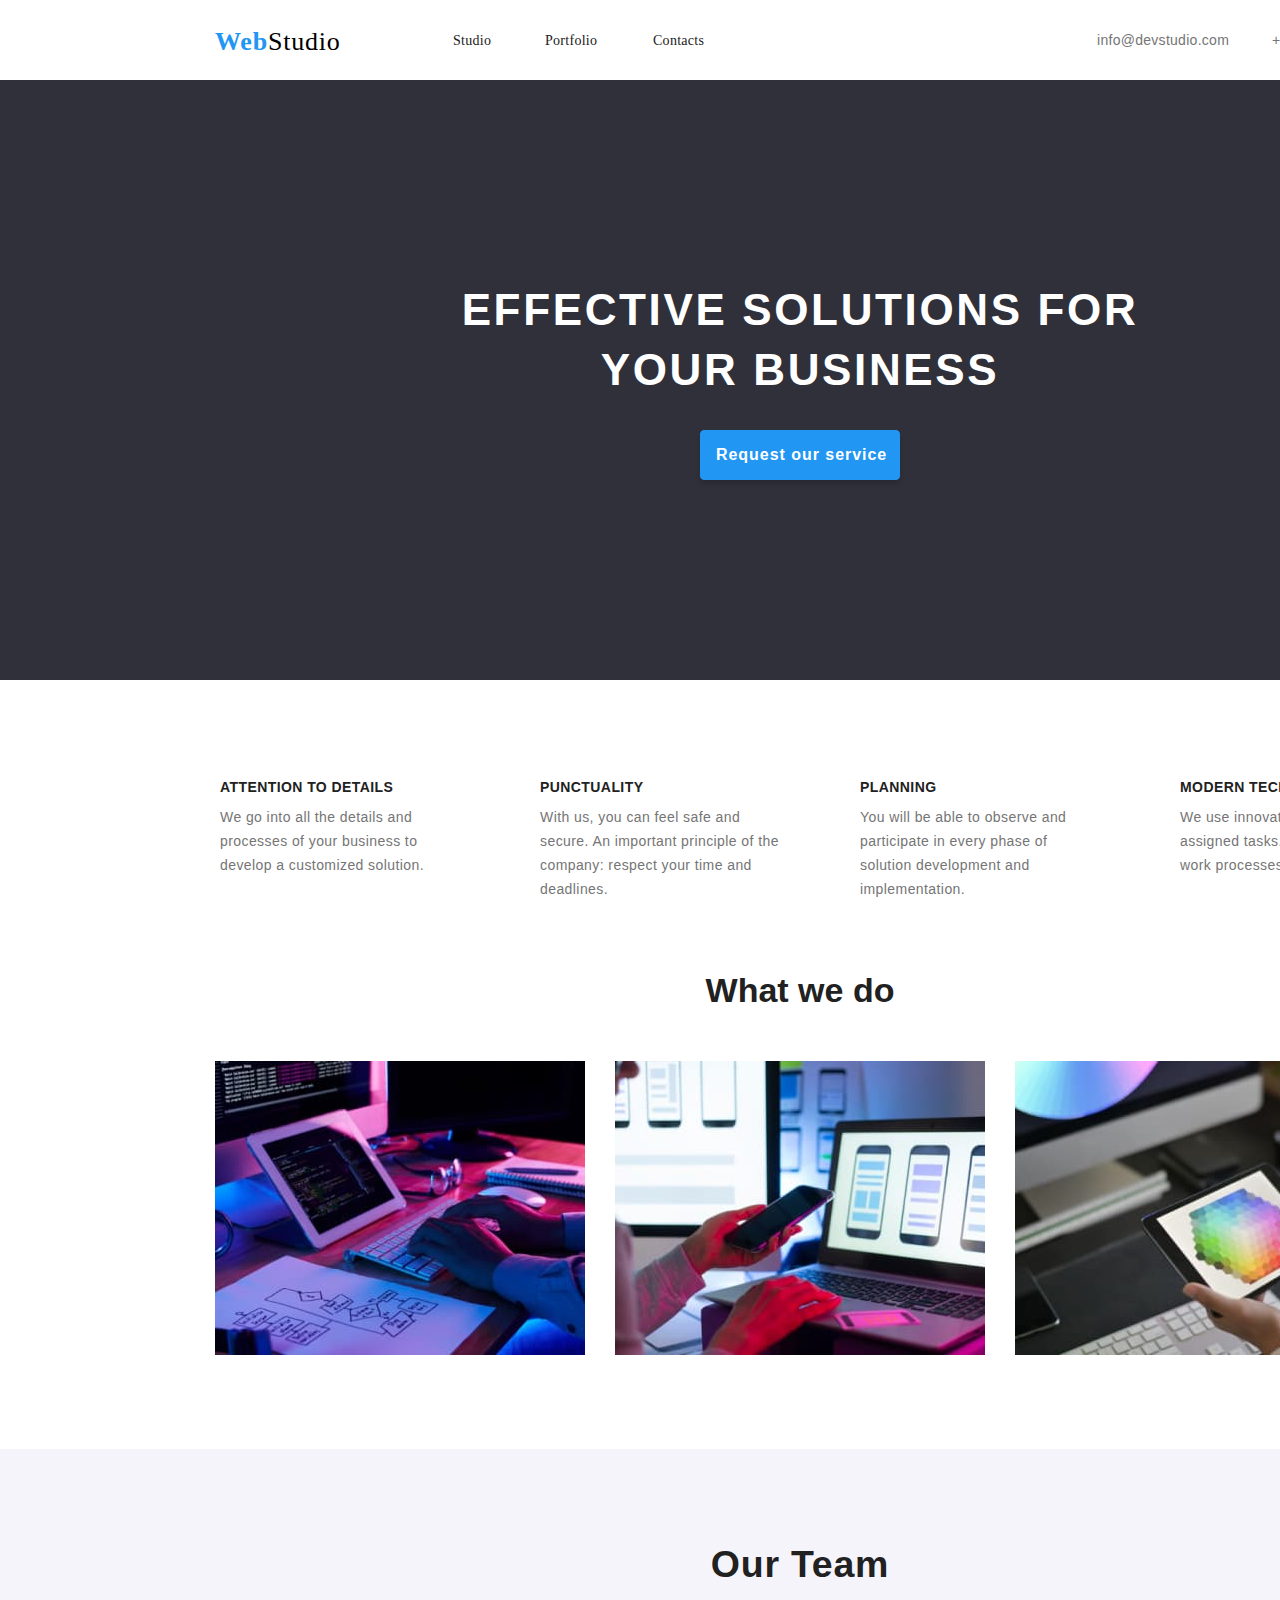
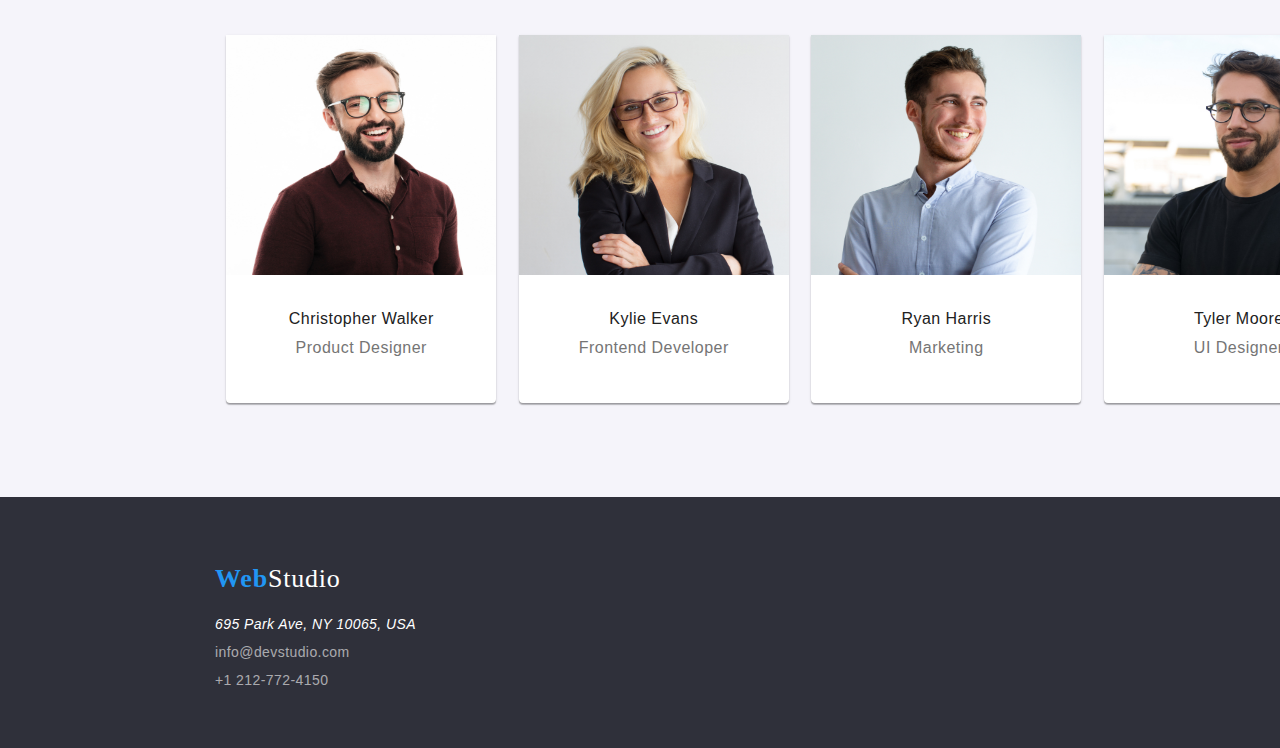
<file: index.html>
<!DOCTYPE html>
<html lang="en">
  <head>
    <meta charset="UTF-8" />
    <meta name="viewport" content="width=device-width, initial-scale=1.0" />
    <link rel="stylesheet" href="style.css" />
    <link rel="preconnect" href="https://fonts.googleapis.com" />
    <link rel="preconnect" href="https://fonts.gstatic.com" crossorigin />
    <link
      href="https://fonts.googleapis.com/css2?family=Montserrat&display=swap"
      rel="stylesheet"
    />

    <title>Studio</title>
  </head>
  <body>
    <!-- NAVBAR -->
    <nav>
      <a href="index.html" class="logo"
        ><span class="web_logo">Web</span>Studio</a
      >
      <ul class="navbar">
        <li id="Studio"><a class="navbar_btn" href="index.html">Studio</a></li>
        <li id="Portfolio">
          <a class="navbar_btn" href="portfolio.html" target="_blank"
            >Portfolio</a
          >
        </li>
        <li id="Contacts"><a class="navbar_btn" href="#">Contacts</a></li>
      </ul>
    </nav>

    <!-- MAIL&TEL BUTTONS -->
    <div>
      <ul>
        <li>
          <a id="mail" href="mailto:info@devstudio.com">info@devstudio.com</a>
        </li>
        <li id="tel">+1 212-772-4150</li>
      </ul>
    </div>

    <!-- HEAD BACKGROUND + TEXT -->
    <div class="head">
      <h1 class="head_title">EFFECTIVE SOLUTIONS FOR YOUR BUSINESS</h1>
      <button class="request_btn">Request our service</button>
    </div>

    <!-- GROUP 1 -->
    <div class="article">
      <ul class="card-set">
        <li class="item">
          <h2>ATTENTION TO DETAILS</h2>
          <p>
            We go into all the details and processes of your business to develop
            a customized solution.
          </p>
        </li>
        <li class="item">
          <h2>PUNCTUALITY</h2>
          <p>
            With us, you can feel safe and secure. An important principle of the
            company: respect your time and deadlines.
          </p>
        </li>
        <li class="item">
          <h2>PLANNING</h2>
          <p>
            You will be able to observe and participate in every phase of
            solution development and implementation.
          </p>
        </li>
        <li class="item">
          <h2>MODERN TECHNOLOGIES</h2>
          <p>
            We use innovative tools to solve assigned tasks. It's time to
            simplify work processes.
          </p>
        </li>
      </ul>
    </div>

    <div class="what_we_do">
      <h2 id="group1_title">What we do</h2>
      <ul class="img-set">
        <li>
          <img
            src="./images/img (1).jpg"
            alt="Poza"
            width="370px"
            height="294px"
          />
        </li>
        <li>
          <img
            src="./images/img2 (1).jpg"
            alt="Poza"
            width="370px"
            height="294px"
          />
        </li>
        <li>
          <img
            src="./images/img3 (1).jpg"
            alt="Poza"
            width="370px"
            height="294px"
          />
        </li>
      </ul>
    </div>
    <!-- OUR TEAM -->
    <section>
      <h2>Our Team</h2>
      <ul class="team">
        <li class="card">
          <img
            src="./images/chris.jpg"
            alt="chris"
            width="270px"
            height="260px"
          />
          <h5>Christopher Walker</h5>
          <p class="funtcion">Product Designer</p>
        </li>
        <li class="card">
          <img
            src="./images/kylie.jpg"
            alt="kylie"
            width="270px"
            height="260px"
          />
          <h5>Kylie Evans</h5>
          <p class="funtcion">Frontend Developer</p>
        </li>
        <li class="card">
          <img
            src="./images/ryan.jpg"
            alt="ryan"
            width="270px"
            height="260px"
          />
          <h5>Ryan Harris</h5>
          <p class="funtcion">Marketing</p>
        </li>
        <li class="card">
          <img
            src="./images/tyler.jpg"
            alt="tyler"
            width="270px"
            height="260px"
          />
          <h5>Tyler Moore</h5>
          <p class="funtcion">UI Designer</p>
        </li>
      </ul>
    </section>

    <!-- FOOTER -->
    <footer>
      <a href="index.html" class="logo logo1"
        ><span class="web_logo">Web</span>Studio</a
      >
      <ul>
        <li><address>695 Park Ave, NY 10065, USA</address></li>
        <li>
          <a id="mail1" href="mailto:info@devstudio.com">info@devstudio.com</a>
        </li>
        <li id="tel1">+1 212-772-4150</li>
      </ul>
    </footer>
  </body>
</html>
</file>
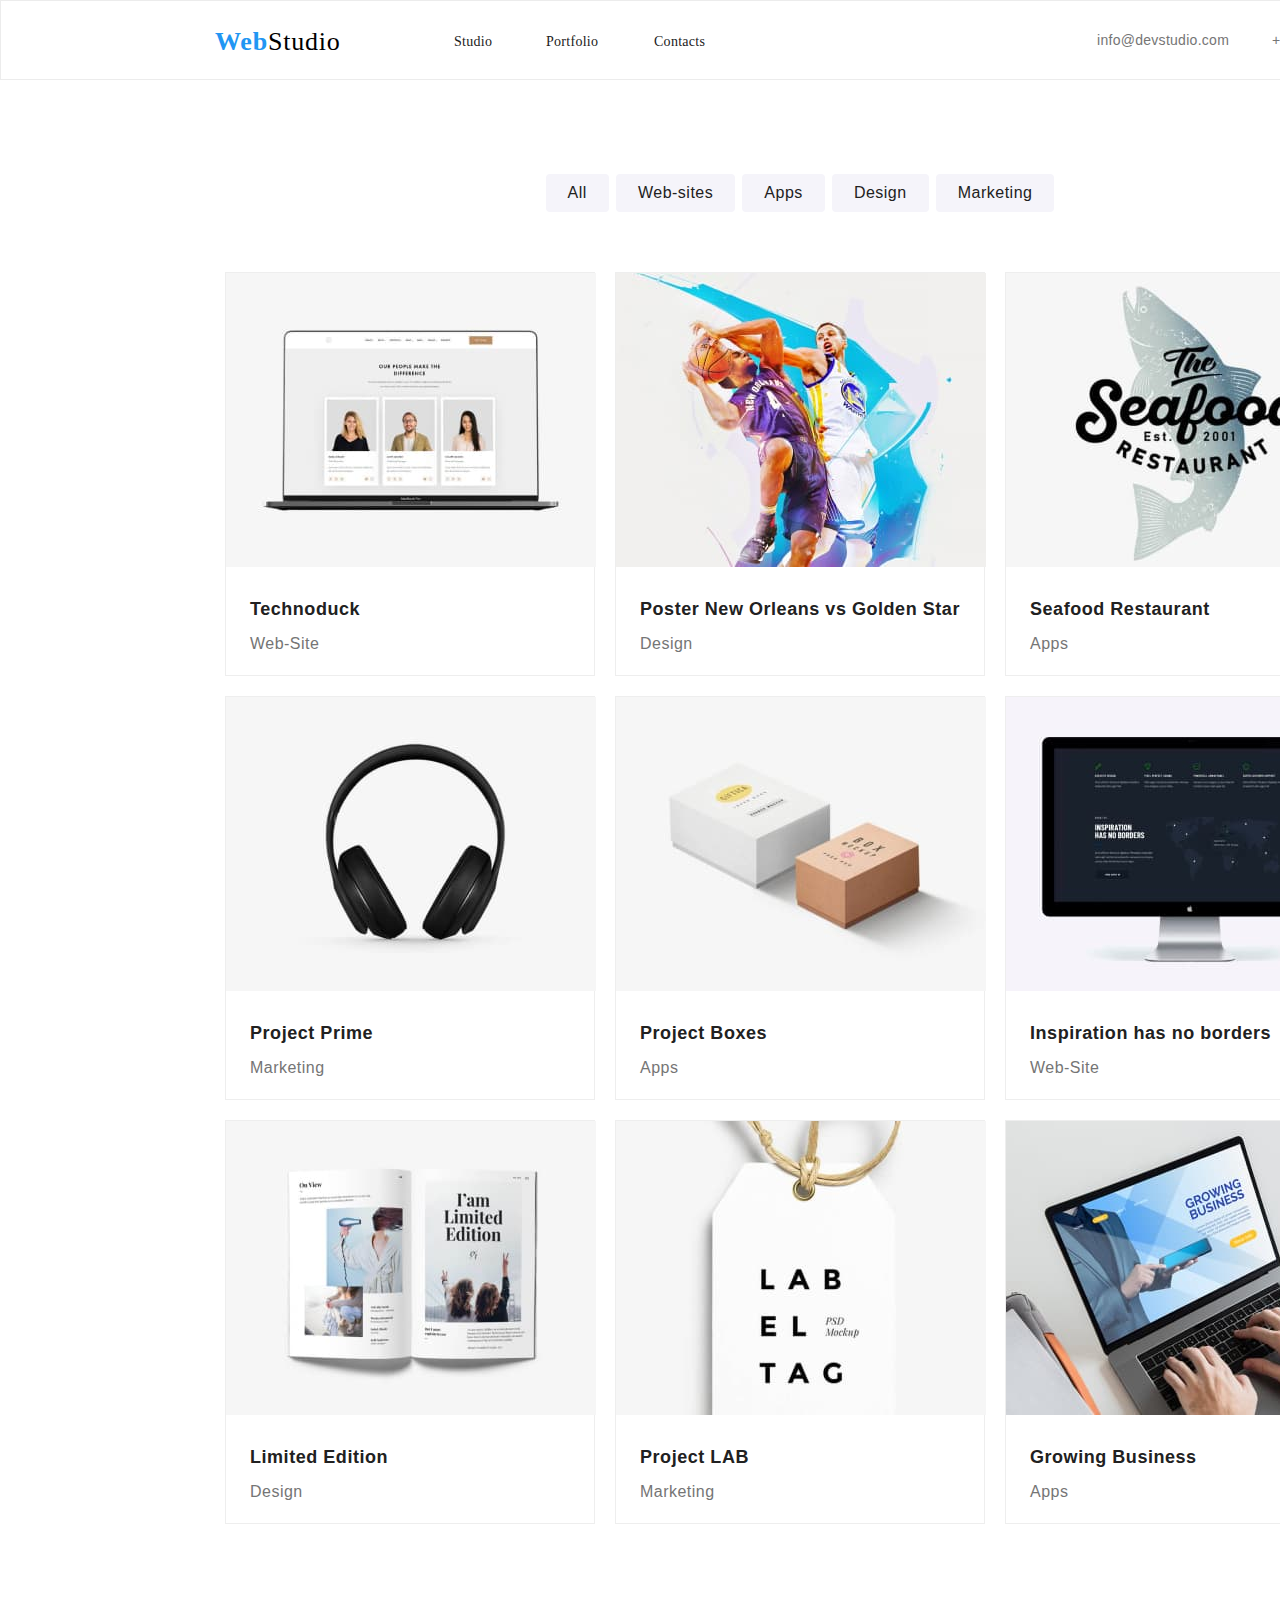
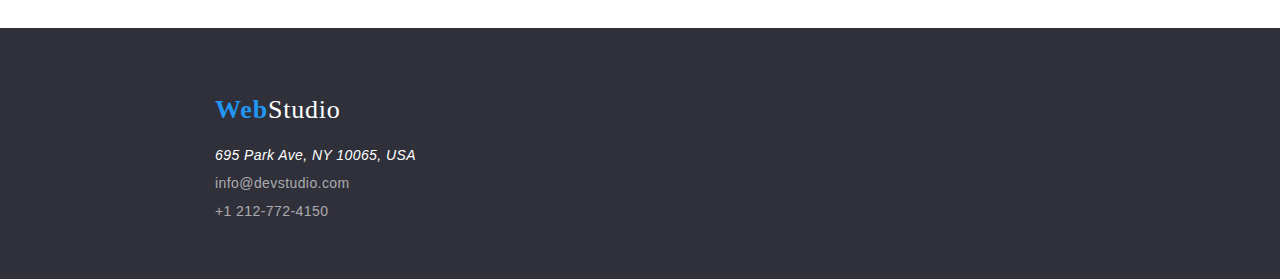
<file: portfolio.html>
<!DOCTYPE html>
<html lang="en">
  <head>
    <meta charset="UTF-8" />
    <meta name="viewport" content="width=device-width, initial-scale=1.0" />
    <title>Portfolio</title>
    <link rel="stylesheet" href="styleport.css" />
    <link rel="preconnect" href="https://fonts.googleapis.com" />
    <link rel="preconnect" href="https://fonts.gstatic.com" crossorigin />
    <link
      href="https://fonts.googleapis.com/css2?family=Montserrat&display=swap"
      rel="stylesheet"
    />
  </head>
  <body>
    <!-- NAVBAR -->
    <nav>
      <a href="index.html" class="logo"
        ><span class="web_logo">Web</span>Studio</a
      >
      <ul class="navbar">
        <li id="Studio">
          <a class="navbar_btn" href="index.html" target="_blank">Studio</a>
        </li>
        <li id="Portfolio">
          <a class="navbar_btn" href="portfolio.html">Portfolio</a>
        </li>
        <li id="Contacts"><a class="navbar_btn" href="#">Contacts</a></li>
      </ul>
    </nav>

    <!-- MAIL&TEL BUTTONS -->
    <div>
      <ul>
        <li>
          <a id="mail" href="mailto:info@devstudio.com">info@devstudio.com</a>
        </li>
        <li id="tel">+1 212-772-4150</li>
      </ul>
    </div>

    <!-- Portfolio -->
    <div class="portfolio">
      <ul class="filters">
        <li>
          <button type="button"><p>All</p></button>
        </li>
        <li>
          <button type="button"><p>Web-sites</p></button>
        </li>
        <li>
          <button type="button"><p>Apps</p></button>
        </li>
        <li>
          <button type="button"><p>Design</p></button>
        </li>
        <li>
          <button type="button"><p>Marketing</p></button>
        </li>
      </ul>

      <ul class="projects">
        <li class="project">
          <img
            src="./images/technoduck.jpg"
            alt="Portfolio Example"
            width="370px"
            height="294px"
          />
          <h5>Technoduck</h5>
          <p>Web-Site</p>
        </li>
        <li class="project">
          <img
            src="./images/neworleans.jpg"
            alt="Portfolio Example"
            width="370px"
            height="294px"
          />
          <h5>Poster New Orleans vs Golden Star</h5>
          <p>Design</p>
        </li>
        <li class="project">
          <img
            src="./images/seafood.jpg"
            alt="Portfolio Example"
            width="370px"
            height="294px"
          />
          <h5>Seafood Restaurant</h5>
          <p>Apps</p>
        </li>
        <li class="project">
          <img
            src="./images/prime.jpg"
            alt="Portfolio Example"
            width="370px"
            height="294px"
          />
          <h5>Project Prime</h5>
          <p>Marketing</p>
        </li>
        <li class="project">
          <img
            src="./images/boxes.jpg"
            alt="Portfolio Example"
            width="370px"
            height="294px"
          />
          <h5>Project Boxes</h5>
          <p>Apps</p>
        </li>
        <li class="project">
          <img
            src="./images/noborders.jpg"
            alt="Portfolio Example"
            width="370px"
            height="294px"
          />
          <h5>Inspiration has no borders</h5>
          <p>Web-Site</p>
        </li>
        <li class="project">
          <img
            src="./images/limited.jpg"
            alt="Portfolio Example"
            width="370px"
            height="294px"
          />
          <h5>Limited Edition</h5>
          <p>Design</p>
        </li>
        <li class="project">
          <img
            src="./images/lab.jpg"
            alt="Portfolio Example"
            width="370px"
            height="294px"
          />
          <h5>Project LAB</h5>
          <p>Marketing</p>
        </li>
        <li class="project">
          <img
            src="./images/growing.jpg"
            alt="Portfolio Example"
            width="370px"
            height="294px"
          />
          <h5>Growing Business</h5>
          <p>Apps</p>
        </li>
      </ul>
    </div>

    <!-- FOOTER -->
    <footer>
      <a href="index.html" class="logo logo1"
        ><span class="web_logo">Web</span>Studio</a
      >
      <ul>
        <li><address>695 Park Ave, NY 10065, USA</address></li>
        <li>
          <a id="mail1" href="mailto:info@devstudio.com">info@devstudio.com</a>
        </li>
        <li id="tel1">+1 212-772-4150</li>
      </ul>
    </footer>
  </body>
</html>
</file>
<file: style.css>
* {
  padding: 0;
  margin: 0;
  text-decoration: none;
  list-style: none;
  box-sizing: border-box;
}
body {
  font-family: "Roboto", sans-serif;
  position: relative;
  width: 1600px;
  height: 2348px;
  margin: auto;
  background: #ffffff;
}

/* LOGO */
.web_logo {
  color: #2196f3;
  line-height: 30.52px;
  font-weight: 700;
  font-family: Raleway;
}
a.logo {
  color: #000000;
  font-size: 26px;
  font-weight: 400;
  line-height: 35.96px;
  letter-spacing: 0.03em;
  font-family: Oleo Script;
  position: absolute;
  width: 145px;
  height: 31px;
  left: 215px;
  top: 24px;
}

/* NAVbar */
nav {
  height: 80px;
  width: 100%;
}
nav ul {
  float: right;
  position: absolute;
}
nav ul li {
  display: inline-block;
  line-height: 80px;
  margin: 0, 5px;
  color: #212121;
  
}

/* NAV Buttons */



#Portfolio {
  position: absolute;
  width: 58px;
  height: 16px;
  left: 545px;
  top: 32px;
  /* font-family: "Roboto"; */
  font-style: normal;
  font-weight: 500;
  font-size: 14px;
  line-height: 16px;
  letter-spacing: 0.02em;
}
#Contacts {
  position: absolute;
  width: 59px;
  height: 16px;
  left: 653px;
  top: 32px;
  /* font-family: "Roboto"; */
  font-style: normal;
  font-weight: 500;
  font-size: 14px;
  line-height: 16px;
  letter-spacing: 0.02em;
}
#Studio {
  position: absolute;
  width: 42px;
  height: 16px;
  left: 453px;
  top: 32px;
  /* font-family: "Roboto"; */
  font-style: normal;
  font-weight: 500;
  font-size: 14px;
  line-height: 16px;
  letter-spacing: 0.02em;
}

#mail {
  position: absolute;
  width: 135px;
  height: 16px;
  left: 1097px;
  top: 32px;
  /* font-family: "Roboto"; */
  font-style: normal;
  font-weight: 500;
  font-size: 14px;
  line-height: 16px;
  letter-spacing: 0.02em;
  color: #757575;
}

#tel {
  position: absolute;
  width: 113px;
  height: 16px;
  left: 1272px;
  top: 32px;
  /* font-family: "Roboto"; */
  font-style: normal;
  font-weight: 500;
  font-size: 14px;
  line-height: 16px;
  letter-spacing: 0.02em;
  color: #757575;
}
.navbar_btn {
  color: #212121;
  font-family: "Roboto";
  font-style: normal;
  font-weight: 500;
  font-size: 14px;
  line-height: 16px;
  letter-spacing: 0.02em;
}

.navbar_btn:hover,
.navbar_btn.active {
  background: none;
  color: #2196f3;
}


#mail:hover,
#mail.active {
  background: none;
  color: #2196f3;
}

/* HEAD */

.head {
  background-color: #2f303a;
  position: absolute;
  width: 1600px;
  height: 600px;
  left: 0px;
  top: 80px;
  text-align: center;
}
.head_title {
  position: absolute;
  width: 696px;
  height: 120px;
  left: 452px;
  /* top: 280px; */
  bottom: 280px;
  /* font-family: "Roboto"; */
  font-style: normal;
  font-weight: 900;
  font-size: 44px;
  line-height: 60px;
  /* or 136% */
  text-align: center;
  letter-spacing: 0.06em;
  text-transform: uppercase;
  color: #ffffff;
}
.request_btn {
  border: 1px solid #2196f3;
  color: white;
  padding-left: 15px;
  position: absolute;
  width: 161px;
  height: 30px;
  left: 720px;
  bottom: 200px;

  /* font-family: "Roboto"; */
  font-style: normal;
  font-weight: 700;
  font-size: 16px;
  line-height: 30px;

  display: flex;
  align-items: center;
  text-align: center;
  letter-spacing: 0.06em;

  position: absolute;
  width: 200px;
  height: 50px;
  left: 700px;
  bottom: 200px;
  background: #2196f3;
  box-shadow: 0px 4px 4px rgba(0, 0, 0, 0.15);
  border-radius: 4px;
  cursor: pointer;
}
/* GROUP1 */
.article {
  position: absolute;
  width: 1170px;
  height: 101px;
  left: 215px;
  top: 774px;
}

.card-set {
  display: flex;
  flex-wrap: nowrap;
  gap: 10px;
  list-style: none;
}

.item {
  flex-basis: calc((100% - 20px) / 5);

  padding: 5px;
  margin-right: 30px;
  background-color: #ffffff;
}

.item h2 {
  /* font-family: "Roboto"; */
  font-style: normal;
  font-weight: 700;
  font-size: 14px;
  line-height: 16px;
  letter-spacing: 0.03em;
  text-transform: uppercase;
  color: #212121;
  width: 270px;
  height: 16px;
}
.item p {
  padding-top: 10px;
  /* font-family: "Roboto"; */
  font-style: normal;
  font-weight: 400;
  font-size: 14px;
  line-height: 24px;
  /* or 171% */
  position: absolute;
  width: 270px;
  height: 75px;
  padding-right: 30px;

  letter-spacing: 0.03em;

  color: #757575;
}
/* WHATWEDO */
.what_we_do {
  position: absolute;
  width: 1170px;
  height: 386px;
  left: 215px;
  top: 969px;
}
#group1_title {
  /* position: absolute; */
  width: 198px;
  height: 42px;

  /* font-family: "Roboto"; */
  font-style: normal;
  font-weight: 700;
  font-size: 34px;
  line-height: 42px;
  text-align: center;
  color: #212121;
  margin: auto;
  margin-bottom: 50px;
}
.img-set {
  display: flex;
  margin: auto;
}

.img-set li {
  margin-right: 30px;
}
/* FOOTER */
footer {
  position: absolute;
  width: 1600px;
  height: 251px;
  left: 0px;
  top: 2097px;

  background: #2f303a;
}

footer ul {
  position: absolute;
  width: 231px;
  height: 72px;
  left: 215px;
  top: 119px;
}

footer ul li {
  /* font-family: "Roboto"; */
  font-style: normal;
  font-weight: 400;
  font-size: 14px;
  line-height: 16px;
  letter-spacing: 0.03em;
  margin-bottom: 12px;
}

address {
  color: #ffffff;
  width: 207px;
  height: 16px;
}
#tel1 {
  color: rgba(255, 255, 255, 0.6);
  width: 231px;
  height: 16px;
}
#mail1 {
  color: rgba(255, 255, 255, 0.6);
  width: 231px;
  height: 16px;
}

.logo1 {
  padding-top: 40px;
}

a.logo1 {
  color: #ffffff;
}

/* OUR TEAM */

section {
  position: absolute;
  width: 1600px;
  height: 648px;
  left: 0px;
  top: 1449px;
  text-align: center;
  background: #f5f4fa;
  padding-top: 94px;
  font-style: normal;
  font-weight: 700;
  font-size: 25px;
  line-height: 42px;
  text-align: center;
  letter-spacing: 0.03em;

  color: #212121;
}

.team {
  display: flex;
  position: relative;
  width: 1170px;
  height: 368px;
  margin: auto;
  padding-top: 50px;
}
.card {
  background-color: #ffffff;
  margin: auto;
  width: 270px;
  height: 368px;
  box-shadow: 0px 1px 3px rgba(0, 0, 0, 0.12), 0px 1px 1px rgba(0, 0, 0, 0.14),
    0px 2px 1px rgba(0, 0, 0, 0.2);
  border-radius: 0px 0px 4px 4px;

  /* font-family: "Roboto"; */
  font-style: normal;
  font-weight: 400;
  font-size: 16px;
  line-height: 19px;
  /* identical to box height */

  text-align: center;
  letter-spacing: 0.03em;
  color: #757575;
}

h5 {
  /* font-family: "Roboto"; */
  font-style: normal;
  font-weight: 500;
  font-size: 16px;
  line-height: 19px;
  /* identical to box height */

  letter-spacing: 0.03em;

  color: #212121;
  padding: 10px;
}

section img {
  padding-bottom: 20px;
}
</file>
<file: styleport.css>
* {
  padding: 0;
  margin: 0;
  text-decoration: none;
  list-style: none;
  box-sizing: border-box;
}
body {
  font-family: "Roboto", sans-serif;
  position: relative;
  width: 1600px;
  height: 1879px;
  margin: auto;
  background: #ffffff;
}

/* LOGO */
.web_logo {
  color: #2196f3;
  line-height: 30.52px;
  font-weight: 700;
  font-family: Raleway;
}
a.logo {
  color: #000000;
  font-size: 26px;
  font-weight: 400;
  line-height: 35.96px;
  letter-spacing: 0.03em;
  font-family: Oleo Script;
  position: absolute;
  width: 145px;
  height: 31px;
  left: 215px;
  top: 24px;
}
nav {
  height: 80px;
  width: 100%;
  border: 1px solid #ececec;
}
nav ul {
  float: right;
  position: absolute;
}
nav ul li {
  display: inline-block;
  line-height: 80px;
  margin: 0, 5px;
}

/* NAV Buttons */
#Portfolio {
  position: absolute;
  width: 58px;
  height: 16px;
  left: 545px;
  top: 32px;
  /* font-family: "Roboto"; */
  font-style: normal;
  font-weight: 500;
  font-size: 14px;
  line-height: 16px;
  letter-spacing: 0.02em;
}
#Contacts {
  position: absolute;
  width: 59px;
  height: 16px;
  left: 653px;
  top: 32px;
  /* font-family: "Roboto"; */
  font-style: normal;
  font-weight: 500;
  font-size: 14px;
  line-height: 16px;
  letter-spacing: 0.02em;
  color: black;
}
#Studio {
  position: absolute;
  width: 42px;
  height: 16px;
  left: 453px;
  top: 32px;
  /* font-family: "Roboto"; */
  font-style: normal;
  font-weight: 500;
  font-size: 14px;
  line-height: 16px;
  letter-spacing: 0.02em;
  color: black;
}

#mail {
  position: absolute;
  width: 135px;
  height: 16px;
  left: 1097px;
  top: 32px;
  /* font-family: "Roboto"; */
  font-style: normal;
  font-weight: 500;
  font-size: 14px;
  line-height: 16px;
  letter-spacing: 0.02em;
  color: #757575;
}

#tel {
  position: absolute;
  width: 113px;
  height: 16px;
  left: 1272px;
  top: 32px;
  /* font-family: "Roboto"; */
  font-style: normal;
  font-weight: 500;
  font-size: 14px;
  line-height: 16px;
  letter-spacing: 0.02em;
  color: #757575;
}

.navbar_btn {
  color: #212121;
  font-family: "Roboto";
  font-style: normal;
  font-weight: 500;
  font-size: 14px;
  line-height: 16px;
  letter-spacing: 0.02em;
}
.navbar_btn:hover,
.navbar_btn.active {
  background: none;
  color: #2196f3;
}

#mail:hover,
#mail.active {
  background: none;
  color: #2196f3;
}

/* Portfolio */
.portfolio {
  position: absolute;
  width: 1170px;
  height: 1360px;
  left: 215px;
  top: 174px;
}

div .filters {
  display: flex;
  width: 516px;
  height: 38px;
  left: 542px;
  /* background-color: aqua; */
  margin: auto;
}

.filters li {
  margin: auto;
}

button {
  background: #f5f4fa;
  border-radius: 4px;
  border: #f5f4fa;
  padding: 6px 22px;
  color: #212121;
  /* font-family: "Roboto"; */
  font-style: normal;
  font-weight: 500;
  font-size: 16px;
  line-height: 26px;

  text-align: center;
  letter-spacing: 0.03em;
  cursor: pointer;
}

button:hover {
  background: #2196f3;
  color: #ffffff;
}

.projects {
  display: flex;
  flex-wrap: wrap;
  margin-top: 50px;
}
.project {
  background: #ffffff;
  border: 1px solid #eeeeee;
  margin: 10px;
  width: 370px;
  height: 404px;
}

.project h5 {
  width: 350px;
  height: 36px;
  /* font-family: "Roboto"; */
  font-style: normal;
  font-weight: 700;
  font-size: 18px;
  line-height: 36px;
  /* identical to box height, or 200% */

  letter-spacing: 0.03em;

  color: #212121;
  margin: 20px 24px 2px;
}
.project p {
  width: 322px;
  height: 30px;
  /* font-family: "Roboto"; */
  font-style: normal;
  font-weight: 400;
  font-size: 16px;
  line-height: 30px;
  /* identical to box height, or 188% */

  letter-spacing: 0.03em;

  color: #757575;
  margin: 2px 24px 20px 24px;
}
/* FOOTER */
footer {
  position: absolute;
  width: 1600px;
  height: 251px;
  left: 0px;
  top: 1628px;

  background: #2f303a;
}

footer ul {
  position: absolute;
  width: 231px;
  height: 72px;
  left: 215px;
  top: 119px;
}

footer ul li {
  /* font-family: "Roboto"; */
  font-style: normal;
  font-weight: 400;
  font-size: 14px;
  line-height: 16px;
  letter-spacing: 0.03em;
  margin-bottom: 12px;
}

address {
  color: #ffffff;
  width: 207px;
  height: 16px;
}
#tel1 {
  color: rgba(255, 255, 255, 0.6);
  width: 231px;
  height: 16px;
}
#mail1 {
  color: rgba(255, 255, 255, 0.6);
  width: 231px;
  height: 16px;
}

.logo1 {
  padding-top: 40px;
}

a.logo1 {
  color: #ffffff;
}
</file>
